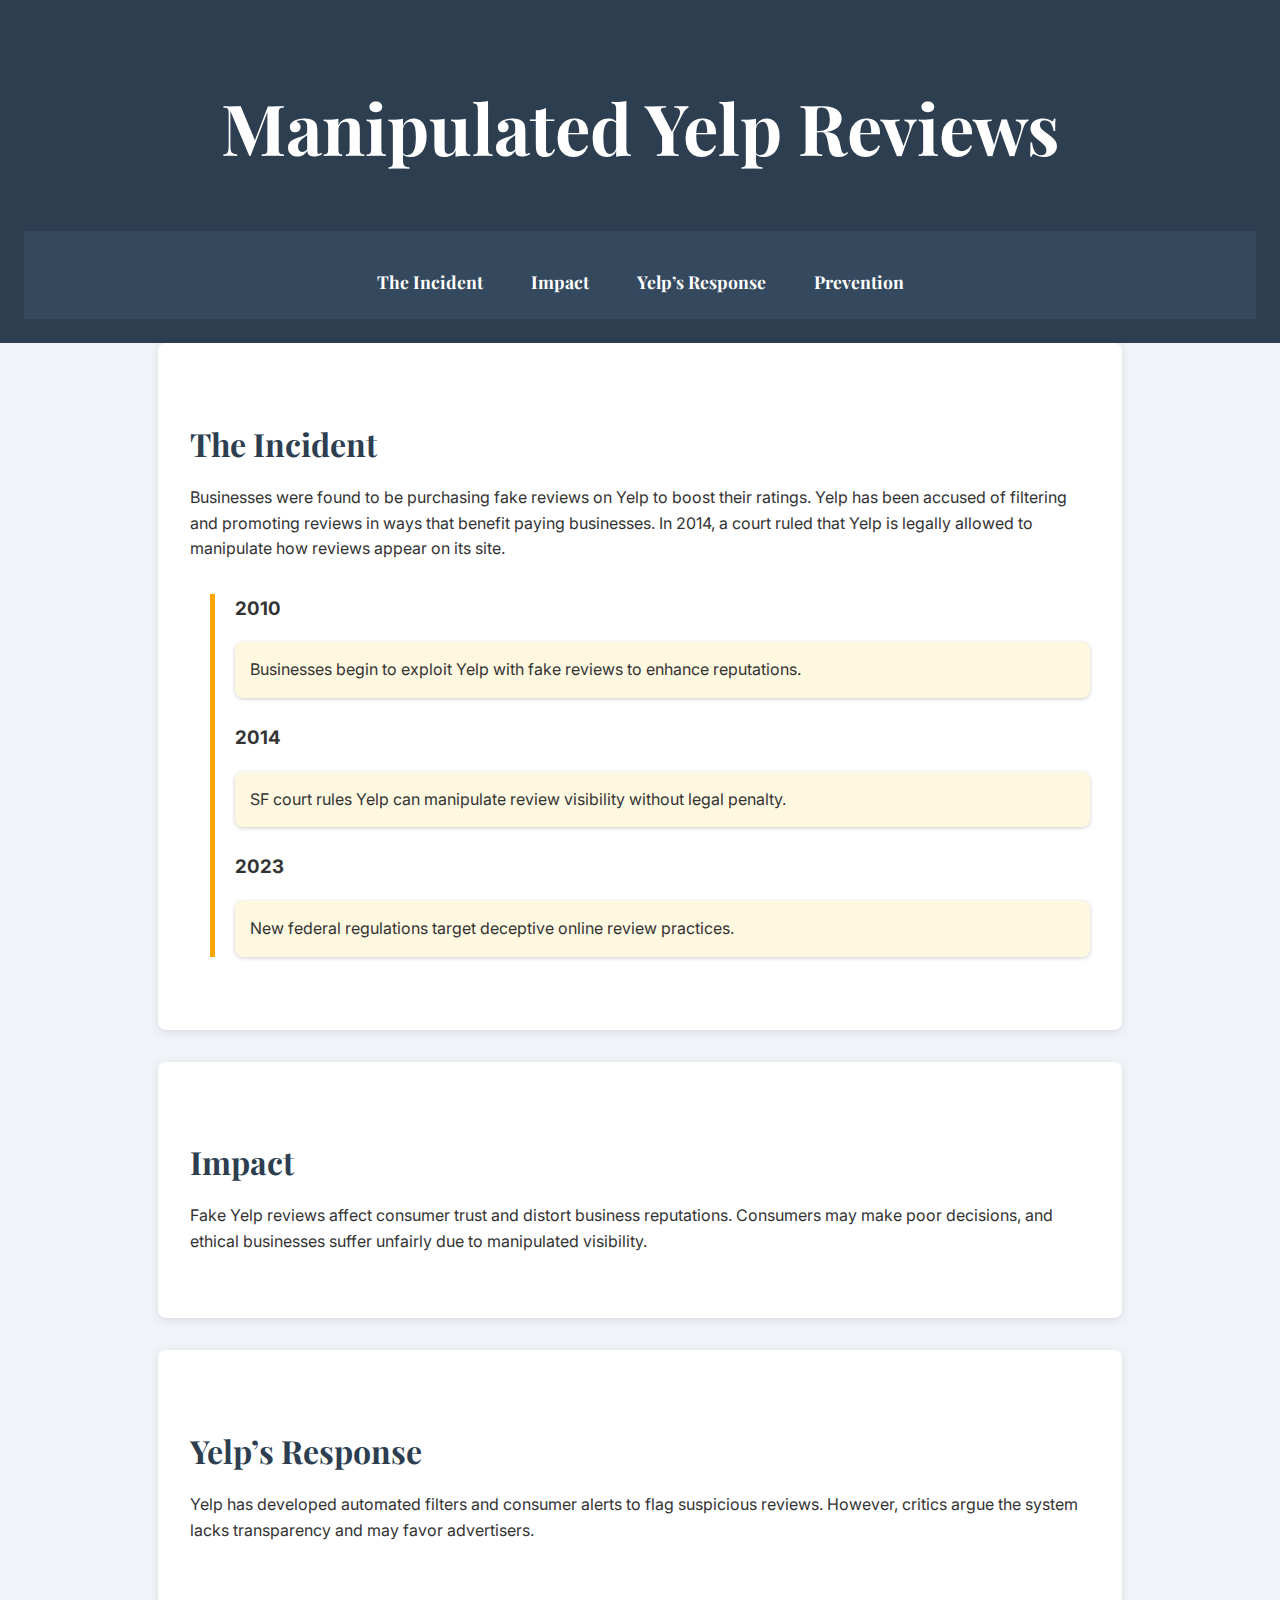
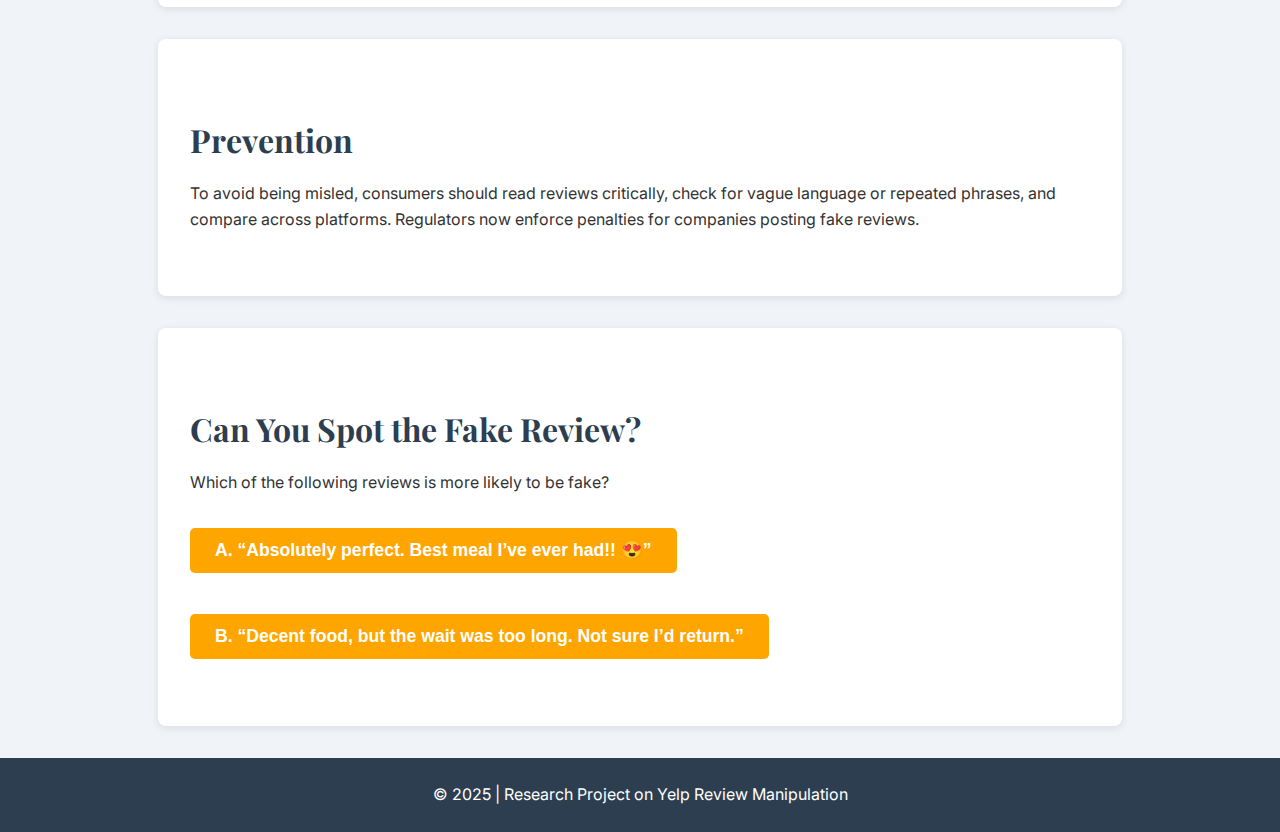
<file: index.html>
<!DOCTYPE html>
<html lang="en">
<head>
  <meta charset="UTF-8" />
  <meta name="viewport" content="width=device-width, initial-scale=1.0" />
  <title>Manipulated Yelp Reviews</title>
  <link rel="stylesheet" href="style.css" />
  <link href="https://fonts.googleapis.com/css2?family=Inter:wght@400;700&family=Playfair+Display:wght@700&display=swap" rel="stylesheet">
</head>
<body>
  <header>
    <h1>Manipulated Yelp Reviews</h1>
    <nav class="navbar">
      <ul>
        <li><a href="#incident">The Incident</a></li>
        <li><a href="#impact">Impact</a></li>
        <li><a href="#response">Yelp’s Response</a></li>
        <li><a href="#prevention">Prevention</a></li>
      </ul>
    </nav>
  </header>

  <section id="incident">
    <h2>The Incident</h2>
    <p>Businesses were found to be purchasing fake reviews on Yelp to boost their ratings. Yelp has been accused of filtering and promoting reviews in ways that benefit paying businesses. In 2014, a court ruled that Yelp is legally allowed to manipulate how reviews appear on its site.</p>

    <div class="timeline">
      <div class="event">
        <h3>2010</h3>
        <p>Businesses begin to exploit Yelp with fake reviews to enhance reputations.</p>
      </div>
      <div class="event">
        <h3>2014</h3>
        <p>SF court rules Yelp can manipulate review visibility without legal penalty.</p>
      </div>
      <div class="event">
        <h3>2023</h3>
        <p>New federal regulations target deceptive online review practices.</p>
      </div>
    </div>
  </section>

  <section id="impact">
    <h2>Impact</h2>
    <p>Fake Yelp reviews affect consumer trust and distort business reputations. Consumers may make poor decisions, and ethical businesses suffer unfairly due to manipulated visibility.</p>
  </section>

  <section id="response">
    <h2>Yelp’s Response</h2>
    <p>Yelp has developed automated filters and consumer alerts to flag suspicious reviews. However, critics argue the system lacks transparency and may favor advertisers.</p>
  </section>

  <section id="prevention">
    <h2>Prevention</h2>
    <p>To avoid being misled, consumers should read reviews critically, check for vague language or repeated phrases, and compare across platforms. Regulators now enforce penalties for companies posting fake reviews.</p>
  </section>

  <section id="quiz">
    <h2>Can You Spot the Fake Review?</h2>
    <p>Which of the following reviews is more likely to be fake?</p>
    <div>
      <button onclick="checkAnswer('A')">A. “Absolutely perfect. Best meal I’ve ever had!! 😍”</button><br><br>
      <button onclick="checkAnswer('B')">B. “Decent food, but the wait was too long. Not sure I’d return.”</button>
    </div>
    <p id="result"></p>
  </section>

  <footer>
    <p>© 2025 | Research Project on Yelp Review Manipulation</p>
  </footer>

  <script src="scripts.js"></script>
</body>
</html>
</file>
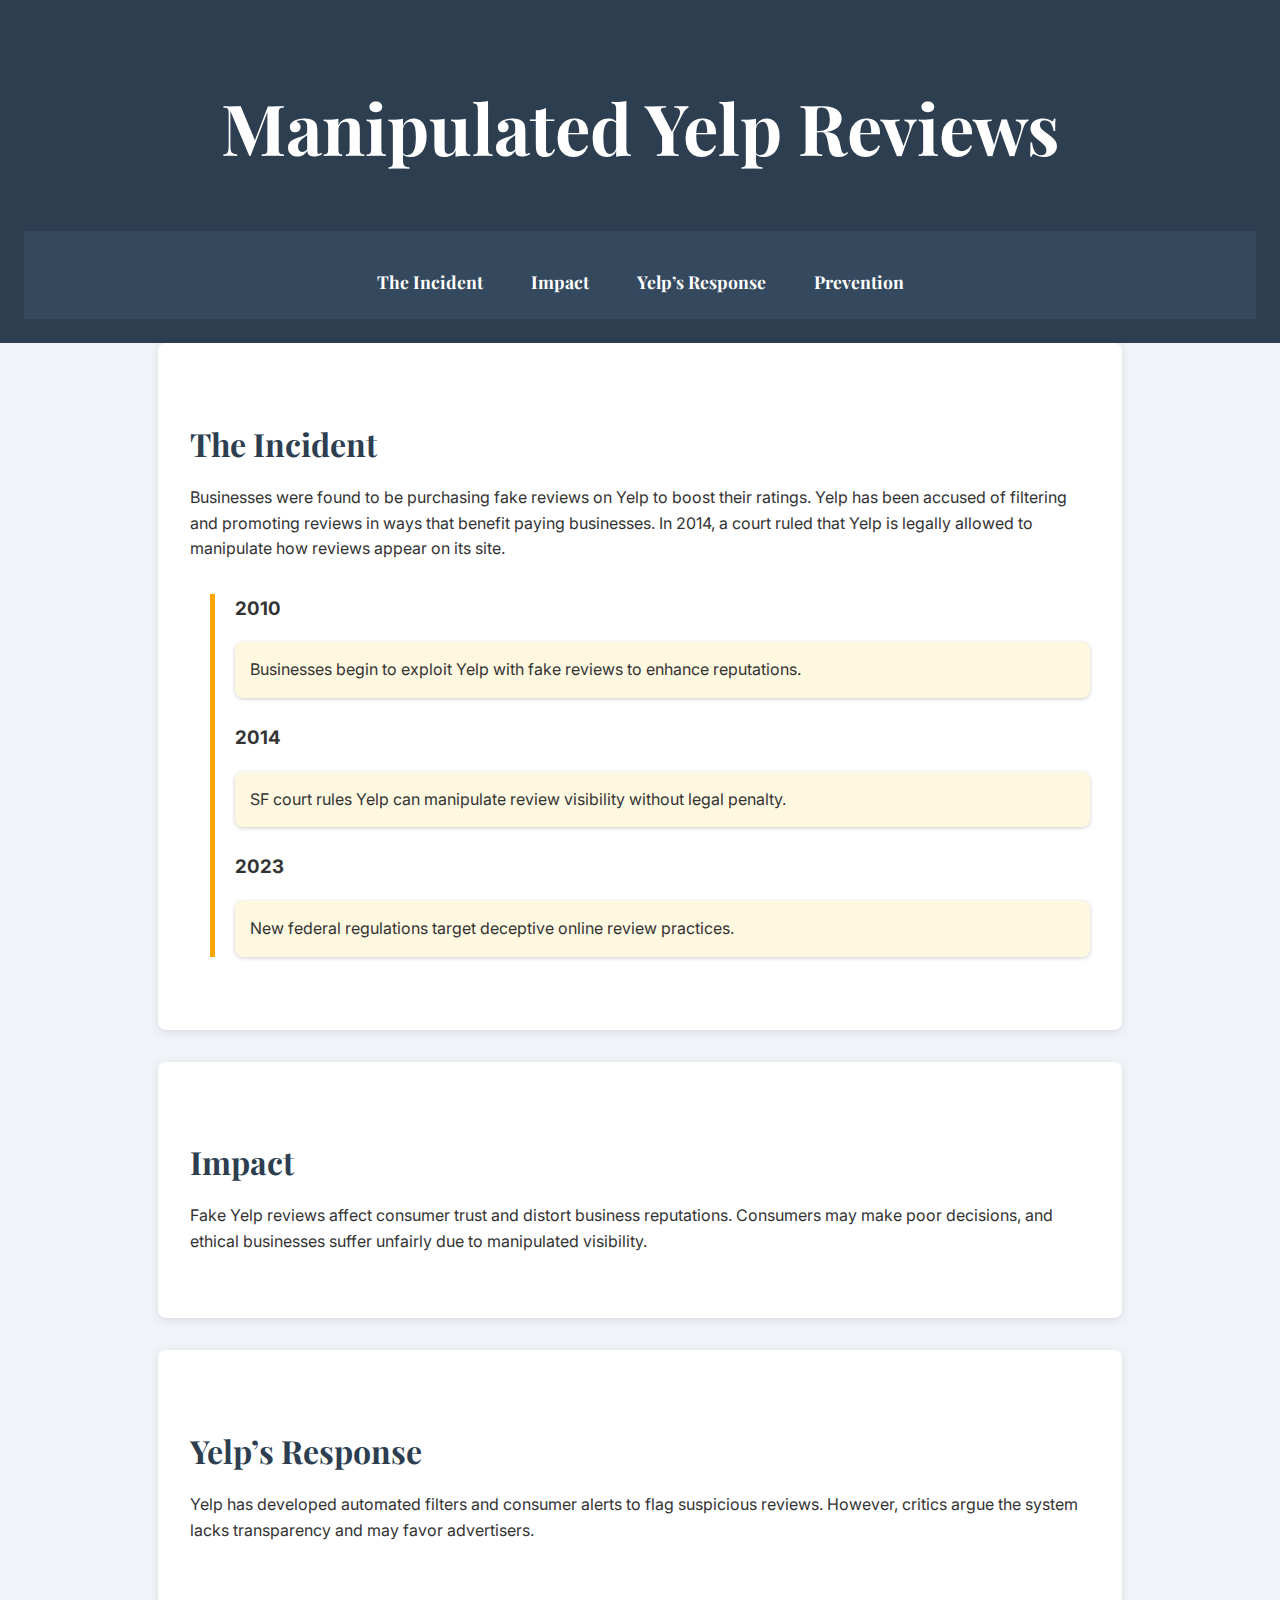
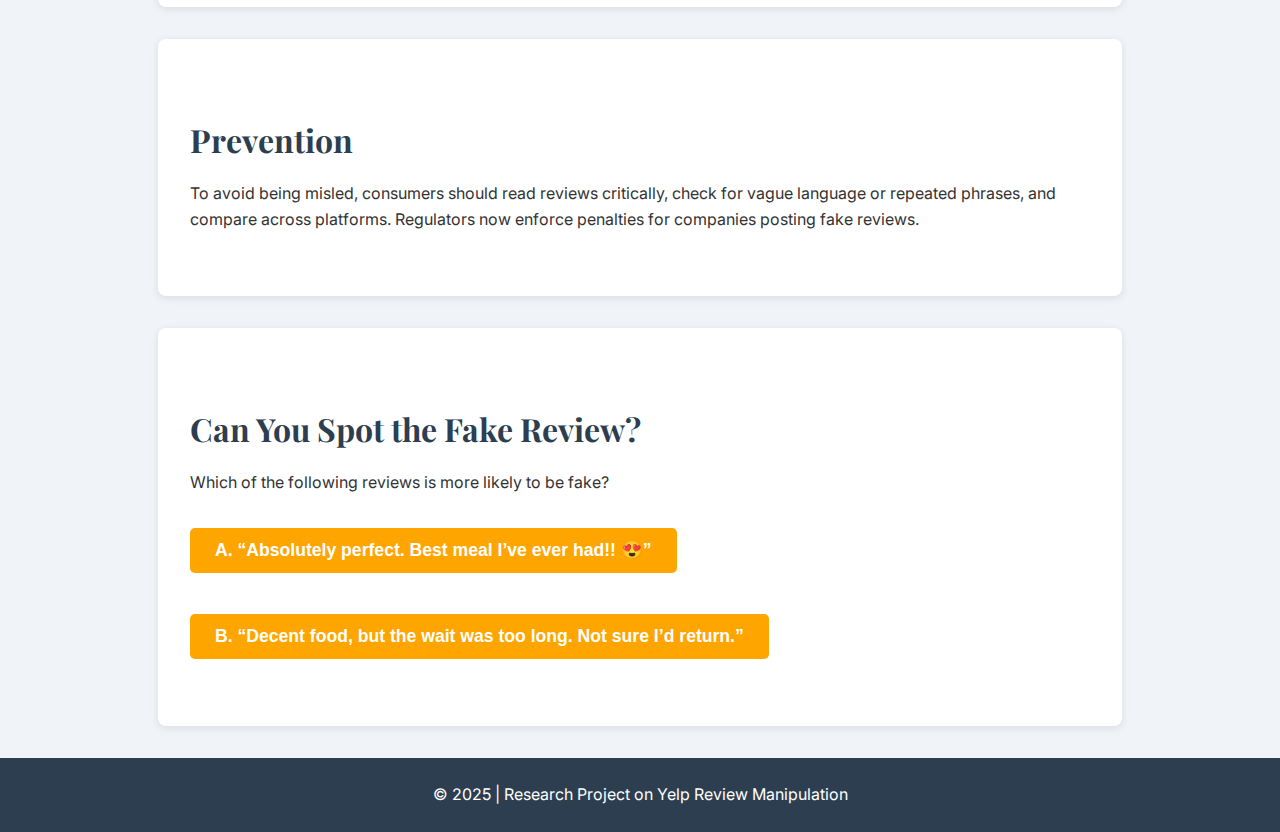
<file: index1.html>
<!DOCTYPE html>
<html lang="en">
<head>
  <meta charset="UTF-8" />
  <meta name="viewport" content="width=device-width, initial-scale=1.0" />
  <title>Manipulated Yelp Reviews</title>
  <link rel="stylesheet" href="style1.css" />
  <link href="https://fonts.googleapis.com/css2?family=Inter:wght@400;700&family=Playfair+Display:wght@700&display=swap" rel="stylesheet">
</head>
<body>
  <header>
    <h1>Manipulated Yelp Reviews</h1>
    <nav class="navbar">
      <ul>
        <li><a href="#incident">The Incident</a></li>
        <li><a href="#impact">Impact</a></li>
        <li><a href="#response">Yelp’s Response</a></li>
        <li><a href="#prevention">Prevention</a></li>
      </ul>
    </nav>
  </header>

  <section id="incident">
    <h2>The Incident</h2>
    <p>Businesses were found to be purchasing fake reviews on Yelp to boost their ratings. Yelp has been accused of filtering and promoting reviews in ways that benefit paying businesses. In 2014, a court ruled that Yelp is legally allowed to manipulate how reviews appear on its site.</p>

    <div class="timeline">
      <div class="event">
        <h3>2010</h3>
        <p>Businesses begin to exploit Yelp with fake reviews to enhance reputations.</p>
      </div>
      <div class="event">
        <h3>2014</h3>
        <p>SF court rules Yelp can manipulate review visibility without legal penalty.</p>
      </div>
      <div class="event">
        <h3>2023</h3>
        <p>New federal regulations target deceptive online review practices.</p>
      </div>
    </div>
  </section>

  <section id="impact">
    <h2>Impact</h2>
    <p>Fake Yelp reviews affect consumer trust and distort business reputations. Consumers may make poor decisions, and ethical businesses suffer unfairly due to manipulated visibility.</p>
  </section>

  <section id="response">
    <h2>Yelp’s Response</h2>
    <p>Yelp has developed automated filters and consumer alerts to flag suspicious reviews. However, critics argue the system lacks transparency and may favor advertisers.</p>
  </section>

  <section id="prevention">
    <h2>Prevention</h2>
    <p>To avoid being misled, consumers should read reviews critically, check for vague language or repeated phrases, and compare across platforms. Regulators now enforce penalties for companies posting fake reviews.</p>
  </section>

  <section id="quiz">
    <h2>Can You Spot the Fake Review?</h2>
    <p>Which of the following reviews is more likely to be fake?</p>
    <div>
      <button onclick="checkAnswer('A')">A. “Absolutely perfect. Best meal I’ve ever had!! 😍”</button><br><br>
      <button onclick="checkAnswer('B')">B. “Decent food, but the wait was too long. Not sure I’d return.”</button>
    </div>
    <p id="result"></p>
  </section>

  <footer>
    <p>© 2025 | Research Project on Yelp Review Manipulation</p>
  </footer>

  <script src="scripts.js"></script>
</body>
</html>
</file>
<file: style.css>
@import url('https://fonts.googleapis.com/css2?family=Inter:wght@400;700&family=Playfair+Display:wght@700&display=swap');

body {
  margin: 0;
  font-family: 'Inter', sans-serif;
  background-color: #f0f4f8;  /* Light gray background */
  color: #333;
  line-height: 1.6;
}

header {
  background-color: #2c3e50;  /* Deep blue-gray background */
  color: white;
  padding: 1.5rem;
  text-align: center;
  font-family: 'Playfair Display', serif;
  font-size: 2.2rem;  /* Larger font for header */
}

.navbar {
  position: sticky;
  top: 0;
  background-color: #34495e;  /* Darker gray for nav */
  z-index: 1000;
}

.navbar ul {
  list-style: none;
  display: flex;
  justify-content: center;
  margin: 0;
  padding: 1rem;
}

.navbar ul li {
  margin: 0 1.5rem;  /* More spacing for clarity */
}

.navbar ul li a {
  color: white;
  text-decoration: none;
  font-weight: bold;
  font-size: 1.1rem;  /* Slightly larger text for clarity */
  transition: color 0.3s ease;
}

.navbar ul li a:hover {
  color: #ffa500;  /* Vibrant orange on hover */
}

section {
  padding: 3rem 2rem;
  max-width: 900px;
  margin: auto;
  background-color: white;
  border-radius: 8px;  /* Rounded corners for sections */
  box-shadow: 0 2px 8px rgba(0, 0, 0, 0.1);  /* Light shadow for depth */
  margin-bottom: 2rem;  /* Space between sections */
}

h2 {
  font-family: 'Playfair Display', serif;
  color: #2c3e50;
  font-size: 2rem;
  margin-bottom: 1rem;
}

.timeline {
  border-left: 5px solid #ffa500;  /* Orange accent line */
  margin-left: 20px;
  padding-left: 20px;
  margin-top: 2rem;
}

.event {
  margin: 25px 0;
}

.event p {
  background-color: #fff8e1;  /* Soft yellow background */
  padding: 15px;
  border-radius: 8px;
  box-shadow: 0 1px 4px rgba(0,0,0,0.2);
}

#quiz button {
  background-color: #ffa500;  /* Vibrant orange for buttons */
  color: white;
  border: none;
  padding: 12px 25px;
  font-weight: bold;
  border-radius: 5px;
  cursor: pointer;
  transition: background 0.3s ease;
  font-size: 1.1rem;  /* Larger button text */
  margin-top: 1rem;
}

#quiz button:hover {
  background-color: #e69500;  /* Darker orange on hover */
}

#result {
  margin-top: 1rem;
  font-size: 1.2rem;
  font-weight: bold;
}

footer {
  text-align: center;
  padding: 1.5rem;
  background-color: #2c3e50;  /* Deep blue-gray background for footer */
  color: white;
}

footer p {
  margin: 0;
  font-size: 1rem;
}
</file>
<file: style1.css>
@import url('https://fonts.googleapis.com/css2?family=Inter:wght@400;700&family=Playfair+Display:wght@700&display=swap');

body {
  margin: 0;
  font-family: 'Inter', sans-serif;
  background-color: #f0f4f8;  /* Light gray background */
  color: #333;
  line-height: 1.6;
}

header {
  background-color: #2c3e50;  /* Deep blue-gray background */
  color: white;
  padding: 1.5rem;
  text-align: center;
  font-family: 'Playfair Display', serif;
  font-size: 2.2rem;  /* Larger font for header */
}

.navbar {
  position: sticky;
  top: 0;
  background-color: #34495e;  /* Darker gray for nav */
  z-index: 1000;
}

.navbar ul {
  list-style: none;
  display: flex;
  justify-content: center;
  margin: 0;
  padding: 1rem;
}

.navbar ul li {
  margin: 0 1.5rem;  /* More spacing for clarity */
}

.navbar ul li a {
  color: white;
  text-decoration: none;
  font-weight: bold;
  font-size: 1.1rem;  /* Slightly larger text for clarity */
  transition: color 0.3s ease;
}

.navbar ul li a:hover {
  color: #ffa500;  /* Vibrant orange on hover */
}

section {
  padding: 3rem 2rem;
  max-width: 900px;
  margin: auto;
  background-color: white;
  border-radius: 8px;  /* Rounded corners for sections */
  box-shadow: 0 2px 8px rgba(0, 0, 0, 0.1);  /* Light shadow for depth */
  margin-bottom: 2rem;  /* Space between sections */
}

h2 {
  font-family: 'Playfair Display', serif;
  color: #2c3e50;
  font-size: 2rem;
  margin-bottom: 1rem;
}

.timeline {
  border-left: 5px solid #ffa500;  /* Orange accent line */
  margin-left: 20px;
  padding-left: 20px;
  margin-top: 2rem;
}

.event {
  margin: 25px 0;
}

.event p {
  background-color: #fff8e1;  /* Soft yellow background */
  padding: 15px;
  border-radius: 8px;
  box-shadow: 0 1px 4px rgba(0,0,0,0.2);
}

#quiz button {
  background-color: #ffa500;  /* Vibrant orange for buttons */
  color: white;
  border: none;
  padding: 12px 25px;
  font-weight: bold;
  border-radius: 5px;
  cursor: pointer;
  transition: background 0.3s ease;
  font-size: 1.1rem;  /* Larger button text */
  margin-top: 1rem;
}

#quiz button:hover {
  background-color: #e69500;  /* Darker orange on hover */
}

#result {
  margin-top: 1rem;
  font-size: 1.2rem;
  font-weight: bold;
}

footer {
  text-align: center;
  padding: 1.5rem;
  background-color: #2c3e50;  /* Deep blue-gray background for footer */
  color: white;
}

footer p {
  margin: 0;
  font-size: 1rem;
}
</file>
